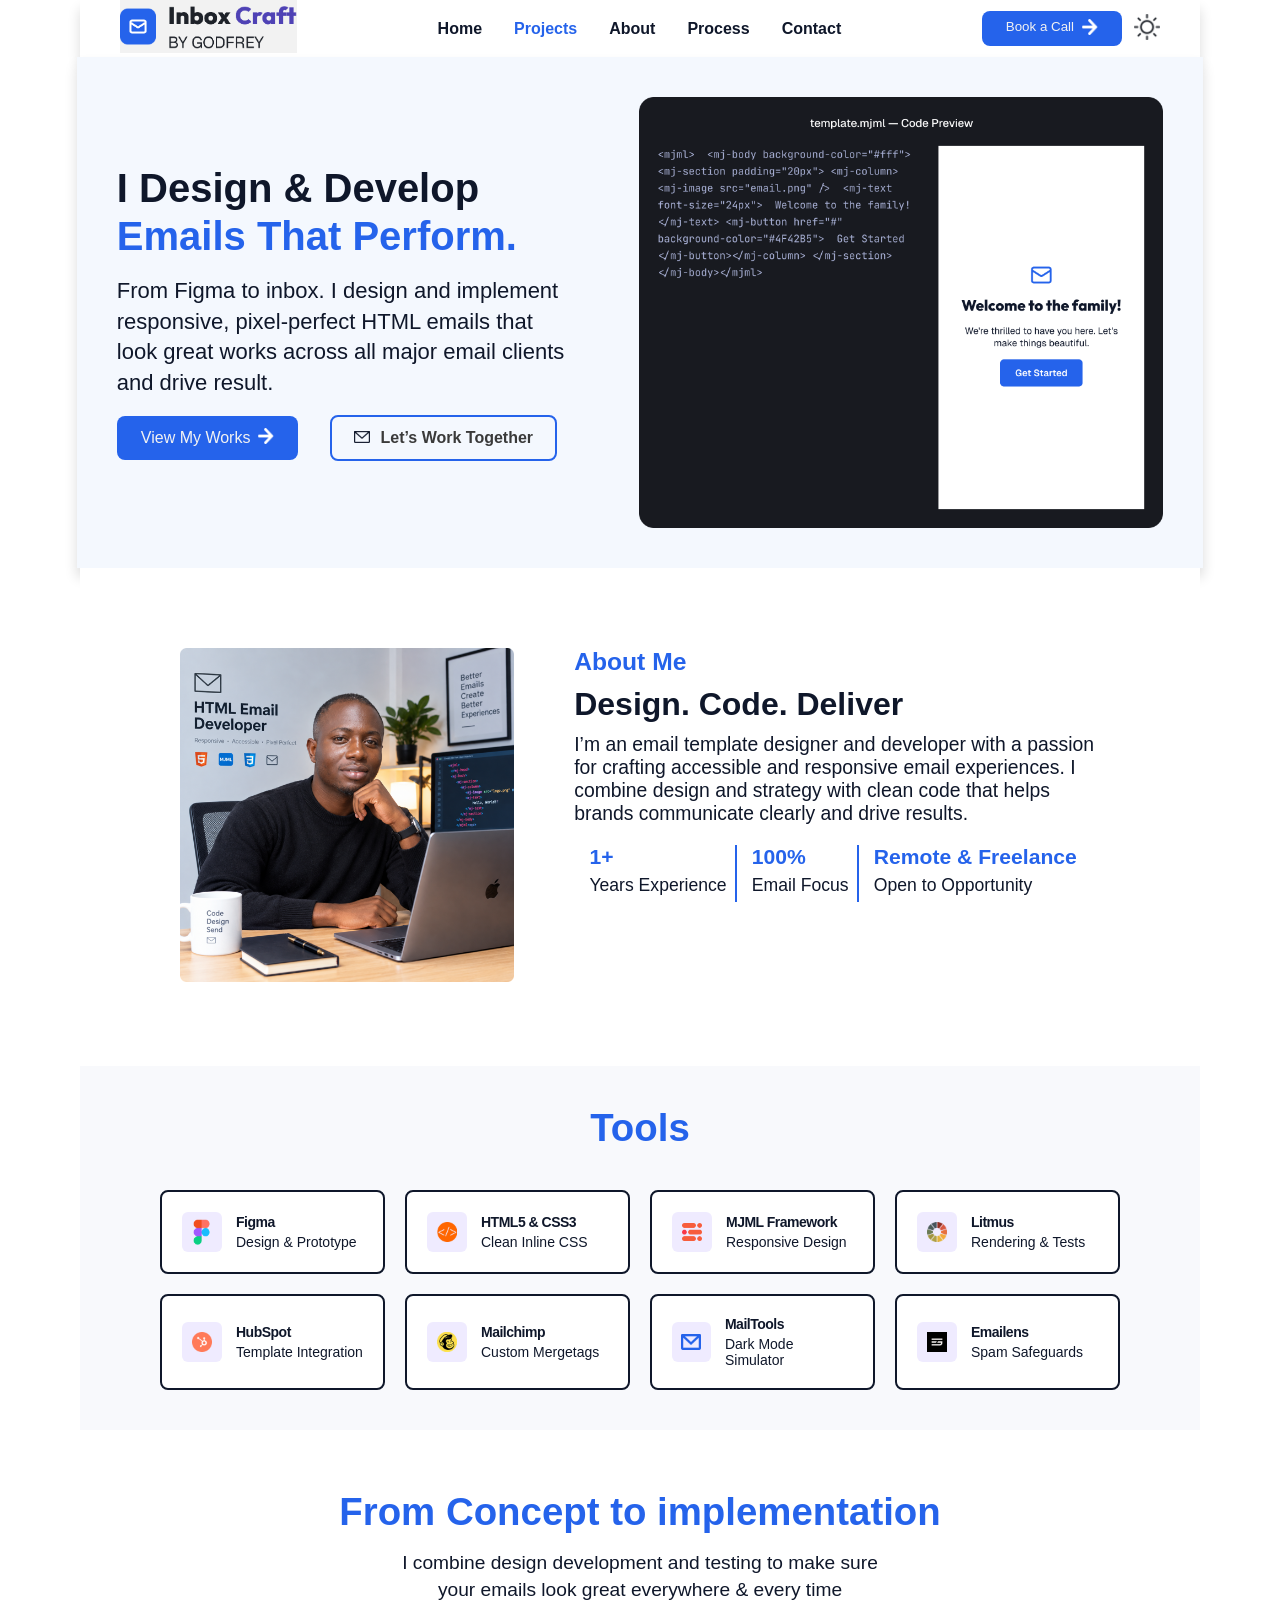
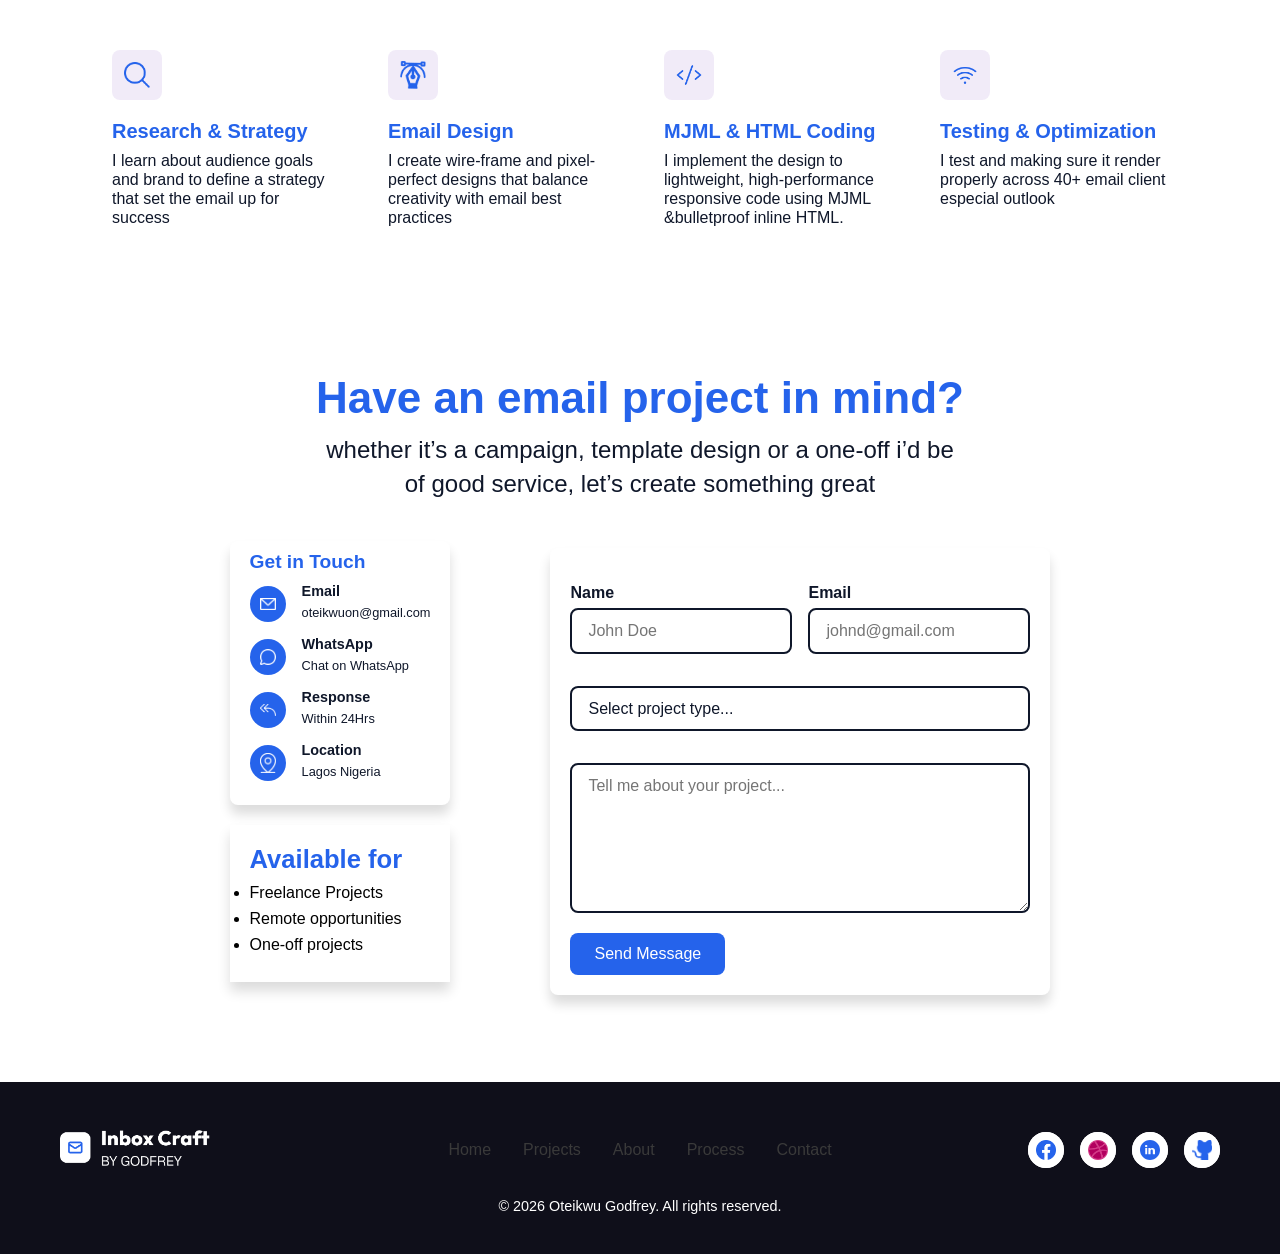
<file: index.html>
<!DOCTYPE html>
<html lang="en">
<head>
    <meta charset="UTF-8">
    <meta name="viewport" content="width=device-width, initial-scale=1.0">
    <link rel="stylesheet" href="styles.css">
    <title>My Portfolio</title>
</head>
<body>

<!-- Navigation Bar -->
<header>
    <!-- Desktop Navigation -->
    <nav class="nav-bar">
        <div class="nav-logo">
            <a href="Home">
                <img src="/assets/Logo.png" alt="Company Logo" title="Company Logo">
            </a>
        </div>

        <div class="nav-links">
            <ul>
                <li><a href="#Home">Home</a></li>
                <li class="highlight-item"><a href="./projects/projects.html" class="projects-link">Projects</a></li>
                <li><a href="#About">About</a></li>
                <li><a href="#Process">Process</a></li>
                <li><a href="#Contact">Contact</a></li>
            </ul>
        </div>

        <div class="nav-buttons">
            <button class="call-btn" type="button">
                <span>Book a Call</span>
                <span class="icon-wrap">
                    <img src="/assets/arrow.png" alt="" width="16">
                </span>
            </button>
            <button class="change-bg-mode" id="theme-icon" aria-label="Toggle Theme" type="button">
                <img id="theme-icon-desktop" class="dark-theme"
                src="/assets/dark.png" alt="Dark theme icon">
            </button>
        </div>
    </nav>

    <!-- Mobile Navigation -->
    <nav class="mobile-nav" aria-label="Mobile Navigation">
        <div class="mobile-logo">
            <a href="#Home">
                <img src="/assets/Logo.png" alt="Company Logo">
            </a>
        </div>
        
        <button class="mobile-menu-btn" id="open-menu" aria-label="Open Navigation Menu" type="button">
            <img src="/assets/menu-icon.png" alt="Menu Icon">
        </button>

        <!-- Mobile Slide-out Panel -->
        <div class="mobile-panel" id="mobile-panel">
            <div class="panel-header">
                <button class="close-btn" id="close-menu" aria-label="Close Navigation Menu" type="button" width="20">
                    <img src="/assets/close-icon.png" alt="Close Icon" class="close-icon" width="30">
                </button>
                <button class="change-bg-mode" id="theme-toggle-mobile" aria-label="Toggle Theme" type="button">
                    <img id="theme-icon-mobile" src="/assets/dark.png" alt="Dark theme icon" class="dark-theme">
                </button>
            </div>

            <!-- Added navigation links for mobile view -->
            <ul class="mobile-nav-links">
                <li><a href="#Home">Home</a></li>
                <li><a href="./projects/projects.html">Projects</a></li>
                <li><a href="#About">About</a></li>
                <li><a href="#Process">Process</a></li>
                <li><a href="#Contact">Contact</a></li>
            </ul>
        </div>
    </nav>
</header>
    <!-- Hero Section -->
     <section class="hero-section" id="Home">
        <div class="hero-content">
            <h1 class="hero-title">I design & develop <br>
                <span class="hero-subtitle">emails that perform.</span>
            </h1>

            <p class="hero-paragraph">
                From Figma to inbox. I design and implement responsive, pixel-perfect HTML emails that look great works across all major
                email clients and drive result.
            </p>

            <div class="hero-buttons">
                <a href="/projects/projects.html" class="view-work">
                    <span>View My Works</span>
                    <span class="icon-wrap">
                        <img src="/assets/arrow.png" alt="arrow icon" width="16">
                    </span>
                </a>
                <a href="mailto:oteikwuon@gmail.com" class="chat-btn-link">
                <button class="chat-btn">
                <span class="icon-wrap">
                    <img src="/assets/email-icon.png" alt="arrow icon" 
                    width="16" class="mail-icon">
                </span>
                <span>Let’s Work Together</span>
                </button>
                </a>
            </div>
        </div>

    <div class="hero-image">
        <img src="/assets/Hero-image.png" alt="Hero image" class="desktop-hero">
        <img src="/assets/Mobile-hero.png" alt="Hero image" class="mobile-hero">
    </div>
     </section>

     <!-- About Section -->
    <section class="about-section" id="About">
        <div class="about-img">
            <img src="/assets/about-image.png" alt="about image">
        </div>
    
        <div class="about-content">
            <p class="about-me">About Me</p>
            <h2 class="about-work">Design. Code. Deliver</h2>
            <p class="about-content">
                I’m an email template designer and developer with a passion for crafting accessible and responsive email
                experiences. I
                combine design and strategy with clean code that helps brands communicate clearly and drive results.
            </p>
            <div class="experience">
                <div class="exp1">
                    <p class="year">1+</p>
                    <p class="year-content">Years Experience</p>
                </div>
                <div class="exp1">
                    <p class="year">100%</p>
                    <p class="year-content">Email Focus</p>
                </div>
                <div class="exp1">
                    <p class="year">Remote & Freelance</p>
                    <p class="year-content">Open to Opportunity</p>
                </div>
            </div>
        </div>
    </section>
    
    <!-- Tools Section -->
    <section class="tools-section" id="Tools">
        <h3 class="tools-section-text">Tools</h3>
        <div class="tools-container">
    
            <div class="tech-card">
                <div class="icon-box">
                    <img src="/assets/Figma.png" alt="Figma Icon" width="18" title="Figma Icon">
                </div>
                <div class="card-content">
                    <h2>Figma</h2>
                    <p>Design & Prototype</p>
                </div>
            </div>
    
            <div class="tech-card">
                <div class="icon-box">
                    <img src="/assets/HTML-CSS.png" alt="HTML5 & CSS3 Icon" width="20" title="HTML5 & CSS3 Icon">
                </div>
                <div class="card-content">
                    <h2>HTML5 & CSS3</h2>
                    <p>Clean Inline CSS</p>
                </div>
            </div>
    
            <div class="tech-card">
                <div class="icon-box">
                    <img src="/assets/MJML.png" alt="MJML Icon" width="20" title="MJML Icon">
                </div>
    
                <div class="card-content">
                    <h2>MJML Framework</h2>
                    <p>Responsive Design</p>
                </div>
            </div>
    
            <div class="tech-card">
                <div class="icon-box">
                    <img src="/assets/Litmus.png" alt="Litmus Icon" width="20" title="Litmus Icon">
                </div>
                <div class="card-content">
                    <h2>Litmus</h2>
                    <p>Rendering & Tests</p>
                </div>
            </div>
    
            <div class="tech-card">
                <div class="icon-box">
                    <img src="/assets/hubspot.png" alt="HubSpot Icon" width="20" title="HubSpot Icon">
                </div>
                <div class="card-content">
                    <h2>HubSpot</h2>
                    <p>Template Integration</p>
                </div>
            </div>
    
            <div class="tech-card">
                <div class="icon-box">
                    <img src="/assets/mailchimp.png" alt="Mailchimp Icon" width="20" title="Mailchimp Icon">
                </div>
                <div class="card-content">
                    <h2>Mailchimp</h2>
                    <p>Custom Mergetags</p>
                </div>
            </div>
    
            <div class="tech-card">
                <div class="icon-box">
                    <img src="/assets/Mail-tool.png" alt="mail tool icon" width="20" title="mail tool icon">
                </div>
                <div class="card-content">
                    <h2>MailTools</h2>
                    <p>Dark Mode Simulator</p>
                </div>
            </div>
    
            <div class="tech-card">
                <div class="icon-box">
                    <img src="/assets/emailens.png" alt="emailens icon" width="20" title="emailens icon">
                </div>
                <div class="card-content">
                    <h2>Emailens</h2>
                    <p>Spam Safeguards</p>
                </div>
            </div>
    
        </div>
    </section>
    
    <!-- MY process -->
    <section class="process-section" id="Process">
        <h3 class="process-section-heading">
            From Concept to implementation</h3>
        <p class="process-section-text">
            I combine design development and testing to make sure <br>
            your emails look great everywhere & every time
        </p>
    
        <div class="process-container">
            <div class="process-card">
                <div class="icon-card">
                    <img src="/assets/search-icon.png" alt="search icon" width="26">
                </div>
                <div class="content-card">
                    <h4>Research & Strategy</h4>
                    <p>
                        I learn about audience goals and brand to define a strategy that set the email up for success
                    </p>
                </div>
            </div>
    
            <div class="process-card">
                <div class="icon-card">
                    <img src="/assets/design-icon.png" alt="design icon" width="26">
                </div>
                <div class="content-card">
                    <h4>Email Design</h4>
                    <p>
                        I create wire-frame and pixel-perfect designs that balance creativity with email best practices
                    </p>
                </div>
            </div>
    
            <div class="process-card">
                <div class="icon-card">
                    <img src="/assets/implement.png" alt="search icon" width="26">
                </div>
                <div class="content-card">
                    <h4>MJML & HTML Coding</h4>
                    <p>
                        I implement the design to lightweight, high-performance responsive code using MJML &bulletproof
                        inline HTML.
                    </p>
                </div>
            </div>
    
            <div class="process-card">
                <div class="icon-card">
                    <img src="/assets/optimise.png" alt="search icon" width="26">
                </div>
                <div class="content-card">
                    <h4>Testing & Optimization</h4>
                    <p>
                        I test and making sure it render properly
                        across 40+ email client especial outlook
                    </p>
                </div>
            </div>
        </div>
    </section>
    
    <!-- Contact Section -->
    <section class="contact-section" id="Contact">
        <h4 class="contact-heading">Have an email project in mind?</h4>
        <p class="contact-text">whether it’s a campaign, template
            design or a one-off i’d be <br> of good service, let’s create
            something great
        </p>
    
    
        <div class="contact-container">
            <div class="get-touch-section">
                <div class="get-touch-container">
                    <div class="get-touch-content">
                        <h5 class="get-touch-heading">Get in Touch</h5>
                        <div class="touch-icon-wrapper">
                            <a href="mailto:oteikwuon@gmail.com" class="touch-mail" target="_blank">
                                <div class="touch-img">
                                    <img src="assets/get-touch-mail.png" alt="Email Icon" width="16">
                                </div>
                                <div class="touch-content">
                                    <h6>Email</h6>
                                    <p>oteikwuon@gmail.com</p>
                                </div>
                            </a>
                        </div>
    
                        <div class="touch-icon-wrapper">
                            <a href="https://wa.me/2347038617770?text=Hi%20I%20want%20to%20hire%20you" class="touch-mail"
                                target="_blank">
                                <div class="touch-img">
                                    <img src="assets/chat-icon.png" alt="Email Icon" width="16">
                                </div>
                                <div class="touch-content">
                                    <h6>WhatsApp</h6>
                                    <p>Chat on WhatsApp </p>
                                </div>
                            </a>
                        </div>
    
                        <div class="touch-icon-wrapper">
                            <a class="touch-mail">
                                <div class="touch-img">
                                    <img src="/assets/response-icon.png" alt="Email Icon" width="16">
                                </div>
                                <div class="touch-content">
                                    <h6>Response</h6>
                                    <p>Within 24Hrs</p>
                                </div>
                            </a>
                        </div>
    
                        <div class="touch-icon-wrapper">
                            <a class="touch-mail">
                                <div class="touch-img">
                                    <img src="/assets/location.png" alt="Email Icon" width="16">
                                </div>
                                <div class="touch-content">
                                    <h6>Location</h6>
                                    <p>Lagos Nigeria</p>
                                </div>
                            </a>
                        </div>
                    </div>
    
                </div>
    
                <div class="available-section">
                    <p>Available for</p>
                    <ul>
                        <li>Freelance Projects</li>
                        <li>Remote opportunities</li>
                        <li>One-off projects</li>
                    </ul>
                </div>
            </div>
            <!-- Form Section -->
            <div class="contact-form-container">
                <form action="https://formspree.io/f/xnpjnvoa" method="POST">
                    <div class="input-container">
                        <div class="input-field">
                            <label for="names" class="form-label" id="name-input">Name</label>
                            <input type="text" name="Name" id="names" placeholder="John Doe"> <br>
                        </div>
                        <div class="input-field">
                            <label for="email" class="form-label" id="email-input">Email</label>
                            <input type="email" name="email" id="email" placeholder="johnd@gmail.com" required>
                        </div>
                    </div>
    
                    <div class="dropdown-container">
                        <select id="project-type" name="projectType" class="custom-dropdown">
                            <option value="disabled selected">Select project type...</option>
                            <option value="email-template">Email template</option>
                            <option value="newsletter">Newsletter</option>
                            <option value="email-campaign">Email campaign</option>
                            <option value="mjml-development">MJML development</option>
                            <option value="html-email-development">HTML email development</option>
                            <option value="other">Other</option>
                        </select>
                    </div>
                    <textarea name="message" placeholder="Tell me about your project..." required
                        class="text-area"></textarea>
                    <div class="btn-container">
                        <button type="submit" class="custom-button">Send Message</button>
                    </div>
                </form>
            </div>
        </div>
    </section>
    
    <footer class="footer">
        <div class="footer-container">
            <div class="footer-logo">
                <a href="#Home">
                    <img src="/assets/footer-logo.png" alt="logo image" title="logo image" width="150px">
                </a>
            </div>
            <div class="footer-links">
                <ul>
                    <li><a href="#Home">Home</a></li>
                    <li><a href="#Projects">Projects</a></li>
                    <li><a href="#About">About</a></li>
                    <li><a href="#Process">Process</a></li>
                    <li><a href="#Contact">Contact</a></li>
                </ul>
            </div>
            <div class="footer-social-icon">
                <div class="icon">
                    <a href="https://facebook.com" target="_blank" rel="noopener noreferrer" class="social-icon">
                        <img src="/assets/footer-fb.png" alt="facebook icon" width="20">
                    </a>
                </div>
    
                <div class="icon">
                    <a href="https://behance.net" target="_blank" rel="noopener noreferrer" class="social-icon">
                        <img src="/assets/behance-icon.png" alt="behance icon" width="20">
                    </a>
                </div>
    
                <div class="icon">
                    <a href="https://linkedin.com" target="_blank" rel="noopener noreferrer" class="social-icon">
                        <img src="/assets/linkedin-round-svgrepo-com (1).svg" alt="linkedin icon" width="20">
                    </a>
                </div>
    
                <div class="icon">
                    <a href="https://github.com" target="_blank" rel="noopener noreferrer" class="social-icon">
                        <img src="/assets/git-hub.png" alt="github icon" width="20">
                    </a>
                </div>
            </div>
        </div>
        <p class="footer-copyright">
            &copy; 2026 Oteikwu Godfrey. All rights reserved.
        </p>
    </footer>
    <script src="scrpt.js"></script>
</body>
</html>
</file>
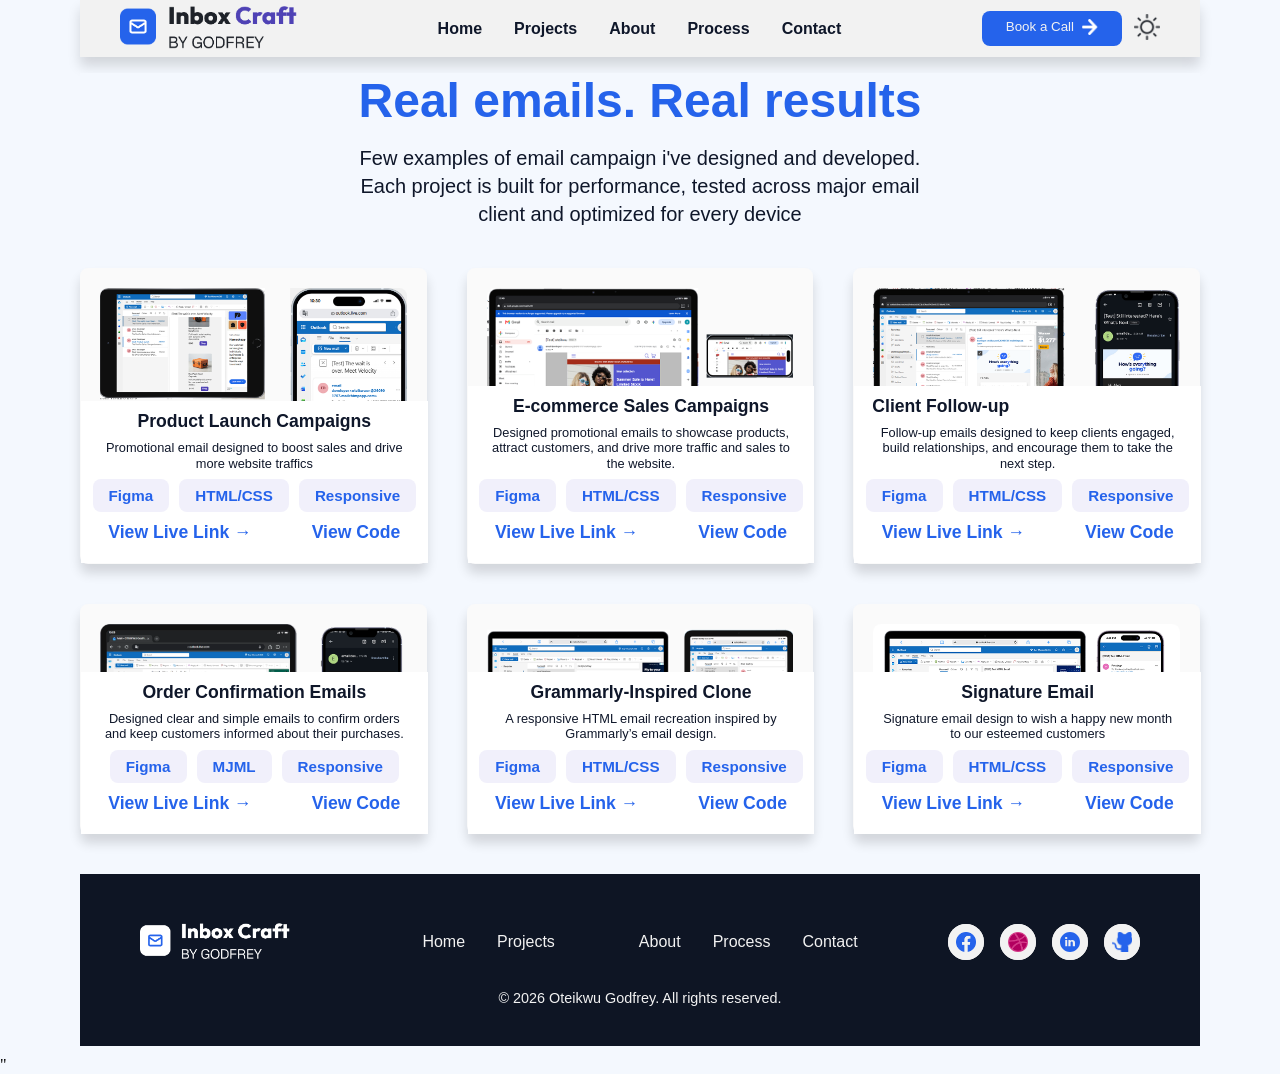
<file: projects/projects.html>
<!DOCTYPE html>
<html lang="en">
<head>
    <meta charset="UTF-8">
    <meta name="viewport" content="width=device-width, initial-scale=1.0">
    <link rel="stylesheet" href="/projects/projects.css">
    <title>Document</title>
</head>
<body>
    <!-- Navigation Bar -->
<header>
    <!-- Desktop Navigation -->
    <nav class="nav-bar">
        <div class="nav-logo">
            <a href="Home">
                <img src="/assets/Logo.png" alt="Company Logo" title="Company Logo">
            </a>
        </div>

        <div class="nav-links">
            <ul>
                <li><a href="../index.html#home">Home</a></li>
                <li class="highlight-item"><a href="#" class="projects-link">Projects</a></li>
                <li><a href="../index.html#About">About</a></li>
                <li><a href="../index.html#Process">Process</a></li>
                <li><a href="../index.html#Contact">Contact</a></li>
            </ul>
        </div>

        <div class="nav-buttons">
            <button class="call-btn" type="button">
                <span>Book a Call</span>
                <span class="icon-wrap">
                    <img src="/assets/arrow.png" alt="" width="16">
                </span>
            </button>
            <button class="change-bg-mode" id="theme-icon" aria-label="Toggle Theme" type="button">
                <img id="theme-icon-desktop" src="/assets/dark.png" alt="Dark theme icon" width="26">
            </button>
        </div>
    </nav>

    <!-- Mobile Navigation -->
    <nav class="mobile-nav" aria-label="Mobile Navigation">
        <div class="mobile-logo">
            <a href="#Home">
                <img src="/assets/Logo.png" alt="Company Logo">
            </a>
        </div>

        <button class="mobile-menu-btn" id="open-menu" aria-label="Open Navigation Menu" type="button">
            <img src="/assets/menu-icon.png" alt="Menu Icon">
        </button>

        <!-- Mobile Slide-out Panel -->
        <div class="mobile-panel" id="mobile-panel">
            <div class="panel-header">
                <button class="close-btn" id="close-menu" aria-label="Close Navigation Menu" type="button">
                    <img src="/assets/close-icon.png" alt="Close Icon" class="close-icon" width="30">
                </button>
                <button class="change-bg-mode" id="theme-toggle-mobile" aria-label="Toggle Theme" type="button">
                    <img id="theme-icon-mobile" src="/assets/dark.png" alt="Dark theme icon" class="dark-theme">
                </button>
            </div>

            <!-- Added navigation links for mobile view -->
            <ul class="mobile-nav-links">
                <li><a href="#Home">Home</a></li>
                <li><a href="./projects/projects.html">Projects</a></li>
                <li><a href="#About">About</a></li>
                <li><a href="#Process">Process</a></li>
                <li><a href="#Contact">Contact</a></li>
            </ul>
        </div>
    </nav>
</header>

    <main class="project-container">
        <h1 class="project-heading">
            Real emails. Real results
        </h1>

        <p class="project-text">
            Few examples of email campaign i've designed and developed. Each project is built for performance, tested across major
            email client and optimized for every device
        </p>

        <div class="project-section">
        <div class="project-card">
            <!-- Project Image Preview -->
            <div class="project-image">
                <img src="/assets/project1.png" alt="E-commerce Sales Campaigns Preview"
                width="167">
            </div>
        
            <!-- Project Information -->
            <div class="project-content">
                <h3 class="project-title">Product Launch Campaigns</h3>
                <p class="project-description">
                    Promotional email designed to boost sales and drive more website traffics
                </p>
        
                <!-- Tech Stack Tags -->
                <div class="project-tags">
                    <span class="tag">Figma</span>
                    <span class="tag">HTML/CSS</span>
                    <span class="tag">Responsive</span>
                </div>
        
                <!-- Action Links -->
                <div class="project-links">
                    <a href="https://oteikwu1.github.io/product-launch/" class="live-link">View Live Link &rarr;</a>
                    <a href="https://github.com/oteikwu1/product-launch" class="code-link">View Code</a>
                </div>
            </div>
        </div>

        <div class="project-card">
            <!-- Project Image Preview -->
            <div class="project-image">
                <img src="/assets/project2.png" alt="E-commerce Sales Campaigns Preview" width="167">
            </div>
        
            <!-- Project Information -->
            <div class="project-content">
                <h3 class="project-title">E-commerce Sales Campaigns</h3>
                <p class="project-description">
                Designed promotional emails to showcase products, attract customers, and drive  more traffic and sales to the website.
                </p>
        
                <!-- Tech Stack Tags -->
                <div class="project-tags">
                    <span class="tag">Figma</span>
                    <span class="tag">HTML/CSS</span>
                    <span class="tag">Responsive</span>
                </div>
        
                <!-- Action Links -->
                <div class="project-links">
                    <a href="https://oteikwu1.github.io/e-commerce-email/" class="live-link">View Live Link &rarr;</a>
                    <a href="https://github.com/oteikwu1/e-commerce-email" class="code-link">View Code</a>
                </div>
            </div>
        </div>

        <div class="project-card">
            <!-- Project Image Preview -->
            <div class="project-image">
                <img src="/assets/project3.png" alt="E-commerce Sales Campaigns Preview" width="167">
            </div>
        
            <!-- Project Information -->
            <div class="project-content">
                <h3 class="project-title"
                style="text-align: left; margin: 0 18px;">Client Follow-up</h3>
                <p class="project-description">
                Follow-up emails designed to keep clients engaged, build relationships, and encourage them to take the next step.
                </p>
        
                <!-- Tech Stack Tags -->
                <div class="project-tags">
                    <span class="tag">Figma</span>
                    <span class="tag">HTML/CSS</span>
                    <span class="tag">Responsive</span>
                </div>
        
                <!-- Action Links -->
                <div class="project-links">
                    <a href="https://oteikwu1.github.io/follow-up/" class="live-link">View Live Link &rarr;</a>
                    <a href="https://github.com/oteikwu1/follow-up"
                    class="code-link">View Code</a>
                </div>
            </div>
        </div>

        <div class="project-card">
            <!-- Project Image Preview -->
            <div class="project-image">
                <img src="/assets/project4.png" alt="E-commerce Sales Campaigns Preview" width="167">
            </div>
        
            <!-- Project Information -->
            <div class="project-content">
                <h3 class="project-title">Order Confirmation Emails</h3>
                <p class="project-description">
                Designed clear and simple emails to confirm orders and keep customers informed about their purchases.
                </p>
        
                <!-- Tech Stack Tags -->
                <div class="project-tags">
                    <span class="tag">Figma</span>
                    <span class="tag">MJML</span>
                    <span class="tag">Responsive</span>
                </div>
        
                <!-- Action Links -->
                <div class="project-links">
                    <a href="https://oteikwu1.github.io/order-confirmation/" class="live-link">View Live Link &rarr;</a>
                    <a href="https://github.com/oteikwu1/order-confirmation" class="code-link">View Code</a>
                </div>
            </div>
        </div>

        <div class="project-card">
            <!-- Project Image Preview -->
            <div class="project-image">
                <img src="/assets/project5.png" alt="E-commerce Sales Campaigns Preview" width="167">
            </div>
        
            <!-- Project Information -->
            <div class="project-content">
                <h3 class="project-title">Grammarly-Inspired Clone</h3>
                <p class="project-description">
                    A responsive HTML email recreation inspired by Grammarly’s email design.
                </p>
        
                <!-- Tech Stack Tags -->
                <div class="project-tags">
                    <span class="tag">Figma</span>
                    <span class="tag">HTML/CSS</span>
                    <span class="tag">Responsive</span>
                </div>
        
                <!-- Action Links -->
                <div class="project-links">
                    <a href="#" class="live-link">View Live Link &rarr;</a>
                    <a href="#" class="code-link">View Code</a>
                </div>
            </div>
        </div>

            <div class="project-card">
                <!-- Project Image Preview -->
                <div class="project-image">
                    <img src="/assets/project6.png" alt="E-commerce Sales Campaigns Preview" width="167">
                </div>
            
                <!-- Project Information -->
                <div class="project-content">
                    <h3 class="project-title">Signature Email</h3>
                    <p class="project-description">
                            Signature email design to wish a happy new month
                            to our esteemed customers
                    </p>
            
                    <!-- Tech Stack Tags -->
                    <div class="project-tags">
                        <span class="tag">Figma</span>
                        <span class="tag">HTML/CSS</span>
                        <span class="tag">Responsive</span>
                    </div>
            
                    <!-- Action Links -->
                    <div class="project-links">
                        <a href=" https://oteikwu1.github.io/signature-email/" class="live-link">View Live Link &rarr;</a>
                        <a href="https://github.com/oteikwu1/signature-email" class="code-link">View Code</a>
                    </div>
                </div>
            </div>

        </div>
        <footer class="footer">
            <div class="footer-container">
                <div class="footer-logo">
                    <a href="#Home">
                        <img src="/assets/footer-logo.png" alt="logo image" title="logo image" width="150px">
                    </a>
                </div>
                <div class="footer-links">
                    <ul>
                        <li><a href="#Home">Home</a></li>
                        <li><a href="#Projects">Projects</anch></li>
                        <li><a href="#About">About</a></li>
                        <li><a href="#Process">Process</a></li>
                        <li><a href="#Contact">Contact</a></li>
                    </ul>
                </div>
                <div class="footer-social-icon">
                    <div class="icon">
                        <a href="https://facebook.com" target="_blank" rel="noopener noreferrer" class="social-icon">
                            <img src="/assets/footer-fb.png" alt="facebook icon" width="20">
                        </a>
                    </div>
        
                    <div class="icon">
                        <a href="https://behance.net" target="_blank" rel="noopener noreferrer" class="social-icon">
                            <img src="/assets/behance-icon.png" alt="behance icon" width="20">
                        </a>
                    </div>
        
                    <div class="icon">
                        <a href="https://linkedin.com" target="_blank" rel="noopener noreferrer" class="social-icon">
                            <img src="/assets/linkedin-round-svgrepo-com (1).svg" alt="linkedin icon" width="20">
                        </a>
                    </div>
        
                    <div class="icon">
                        <a href="https://github.com" target="_blank" rel="noopener noreferrer" class="social-icon">
                            <img src="/assets/git-hub.png" alt="github icon" width="20">
                        </a>
                    </div>
                </div>
            </div>
            <p class="footer-copyright">
                &copy; 2026 Oteikwu Godfrey. All rights reserved.
            </p>
        </footer>
    </main>

    <script src="/projects/project.js"></script>
</body>
</html>"
</file>
<file: styles.css>
* {
    margin: 0;
    padding: 0;
    box-sizing: border-box;
}

:root {
    --bg-color: #F4F8FE;
    --body-bg-color: #ffffff;
    --nav-bg-color: #fff;
    --button-color: #f2f2f2;
    --primary-color: #2563EB;
    --main-font: "Outfit", sans-serif;
    --text-color: #0F172A;
    --nav-text-color: #3a3a3a;
    --hero-bg-color: #ffffff;
    --shadow: 0px 9px 12px 0px rgba(0, 0, 0, 0.14);
    --tool-section-bg-color: #F8F9FC;
    --tool-section-icon-color: #EFEBFF;
    --process-section-bg-color: #7242B51A;
    --footer-bg-color: #0f0f1a;
    --dark-mode-bg-color: #3a3a3a;
    --dark-mode-text: #EFEBFF;
    --logo-bg-color: #f2f2f2;
}

html, body {
  width: 100%;
  max-width: 1440px;
  background-color: var(--bg-color);
  overflow-x: hidden;
  background-color: var(--body-bg-color);
}

body.dark-mode {
    background-color: #1a1a2e;
    color: var(--dark-mode-text);
    --nav-bg-color: #0E1524;
    --text-color: #f5f5f5f;
    --hero-bg-color: #16213e;
    --tool-section-bg-color: #0E1524;
     --bg-color: #0E1524;  
    --button-color: #f2f2f2;
    --dark-mode-bg-color: #f2f2f2;
     --hero-bg-color:#0E1524;
    --text-color: #b8b8b8;
    ----nav-text-color: #ffffff;
    .mail-icon {
        filter: invert(1) brightness(2);
    }
}

.nav-bar {
    display: flex;
    justify-content: space-between;
    align-items: center;
    background-color: var(--nav-bg-color);
    box-shadow: var(--shadow);
    margin: 0 80px;
    padding: 0 40px;
}

.nav-links ul {
    display: flex;
    list-style: none;
    gap: 2em;
}

.nav-links li {
    list-style: none;  
}

.nav-links ul a {
    text-decoration: none;
    font-family: var(--main-font);
    font-size: 1em;
    color: var(--text-color);
    font-weight: 600;
    &:hover {
        color: var(--primary-color);
        text-decoration: underline;
    }
}

.panel-header {
    display: flex;
    justify-content: space-between;
}

.mobile-menu-btn {
    border: none;
}

.close-icon, .dark-theme {
  width: 40px;
  height: 40px;
  object-fit: contain;
}

.close-btn, .change-bg-mode {
  border: none;
  background-color: transparent;
}

.mobile-nav-links{
    padding: 60px 0;
}

.mobile-nav-links li {
    list-style: none; 
    margin: 40px auto;
    text-align: center;
}

.mobile-nav-links a {
    font-family: var(--main-font);
    color: var(--text-color);
    font-size: 2em;
    text-decoration: none;
}

.mobile-panel {
  position: fixed;
  top: 0;
  right: -100%; 
  width: 100%;
  height: 100vh;
  background-color: var(--nav-bg-color, #ffffff);
  box-shadow: -2px 0 10px rgba(0, 0, 0, 0.2);
  transition: right 0.3s ease-in-out;
  z-index: 1000;
  padding: 20px;
}

.mobile-panel.active {
  right: 0;
}

.mobile-nav {
    display: none;
}

html {
    scroll-behavior: smooth;
}

@keyframes attentionPulse {

    0%,
    100% {
        transform: scale(1);
    }

    50% {
        transform: scale(1.08);
        color: var(--primary-color);   
    }
}

.nav-links ul li.highlight-item a {
    animation: attentionPulse 2s infinite ease-in-out;
    display: inline-block;
    color: var(--primary-color);
    font-weight: 700;
}

.nav-links ul a:active,
.nav-links ul a.active {
    color: var(--primary-color);
    text-decoration: underline;
}

.nav-logo img {
    width: 100%;
    max-width: 177px;
    background-color: var(--logo-bg-color);
}

.nav-buttons {
    display: flex;
    align-items: center;
    gap: 12px;
    cursor: pointer;
}

.call-btn,
.view-work {
  background-color: var(--primary-color);
  border: none;
  border-radius: 8px;
  padding: 8px 24px;
  color: var(--button-color);
  cursor: pointer;
  display: flex;
  gap: 8px;
}

.call-btn:hover .icon-wrap {
    transform: translateX(4px);
    transition: transform 0.2s ease;
}

.change-bg-mode {
    background-color: transparent;
    border: none;
}

#theme-icon >img {
    width: 26px;
}

.hero-section {
    display: flex;
    justify-content: space-between;
    align-items: center;
    gap: 60px;
    margin: 0 auto;
    padding:  40px;
    width: 88%;
    max-width: 1440px;
    background-color: var(--bg-color);
    box-shadow: var(--shadow);
    box-sizing: border-box;
}

.hero-image  img {
    flex:  1 650px;
    max-width: 650px;
    width: 100%;
}

.hero-image .desktop-hero {
    display: block;
    width: 100%;
    height: auto;
    max-width: 100%;
}

.mobile-hero {
    display: none;
}

.hero-title {
    font-family: var(--main-font);
    text-transform: capitalize;
    font-size: 40px;
    line-height: 1.2;
    color: var(--text-color);
}

.hero-subtitle {
    color: var(--primary-color);
    font-family: var(--text-color);
    text-transform: capitalize;
    font-size: 40px;
}

.hero-paragraph {
    color: var(--text-color);
    font-family: var(--main-font);
    font-size: 22px;
    margin: 16px 0;
    line-height: 1.4;
}

.mobile-hero {
    display: none;
}

.hero-buttons {
    display: flex;
    align-items: center;
    gap: 32px;
}

.view-work {
    padding: 12px 24px;
    font-size: 1em;
    font-weight: 500;
    display: flex;
    align-items: center;
    text-decoration: none;
    font-family: var(--main-font);
}

.chat-btn {
    border: 2px solid var(--primary-color);
    padding: 12px 22px;
    font-size: 1em;
    font-family: var(--main-font);
    font-weight: 500;
    text-decoration: none;
    display: flex;
    gap: 10px;
    align-items: center;
    background-color: transparent;
    color: var(--dark-mode-bg-color);
    font-weight: 600;
    cursor: pointer;
    border-radius: 8px;
}

.chat-btn-link {
    text-decoration: none;
    color: inherit;
    display: inline-block;
}

.about-section {
    display: flex;
    justify-content: center;
    gap: 60px;
    background-color: var(--hero-bg-color);
    margin: 0 80px;
    padding: 80px 100px;
}

.about-me {
    color: var(--primary-color);
    font-family: var(--main-font);
    font-size: 1.4em;
    font-weight: 600;
}

.about-img img {
    width: 100%;
    max-width: 100%
}

.about-work {
    color: var(--text-color);
    font-size: 32px;
    font-family: var(--main-font);
    padding: 10px 0;
}

.about-content {
    font-family: var(--main-font);
    font-size: 1.1em;
    color: var(--text-color);
}

.experience {
    margin: 20px 0;
    display: flex;
    align-items: center;
    justify-content: space-evenly;
}

.exp1 {
    border-right: 2px solid var(--primary-color);
    padding-right: 8px;
}

.experience .exp1:last-child{
    border-right: none;
}
.year {
    color: var(--primary-color);
    font-size: 1.2em;
    font-weight: 600;
}

.year-content {
    font-size: 1em;
    color: var(--text-color);
    font-family: var(--main-font);
    margin: 6px 0;
}

.tools-section {
    background-color: var(--tool-section-bg-color);
    margin: 0 80px;
    padding: 40px 0;
}

.tools-section-text {
    text-align: center;
    color: var(--primary-color);
    font-family: var(--main-font);
    font-size: 2.4em;
    margin-bottom: 40px;
}

.tools-container {
    display: grid;
    grid-template-columns: repeat(4, 1fr);
    gap: 20px;
    margin: 0 80px; 
}

.tech-card {
    display: flex;
    align-items: center;
    gap: 14px;
    max-width: 230px;
    padding: 20px;
    background-color: var(--hero-bg-color);
    border: 2px solid var(--text-color);
    border-radius: 8px;
    font-family: var(--main-font);
}

.icon-box {
    display: flex;
    align-items: center;
    justify-content: center;
    width: 40px;
    height: 40px;
    background-color: var(--tool-section-icon-color);
    border-radius: 6px;
}


.card-content h2 {
    margin: 0 0 4px 0;
    font-size: 14px;
    font-weight: 600;
    color: var(--text-color);
    letter-spacing: -0.5px;
}

.card-content p {
    margin: 0;
    font-size: 14px;
    color: var(--text-color);
}

.process-section {
    margin: 0 80px;
    background-color: var(--hero-bg-color);
    padding: 60px 20px;
}

.process-section-heading {
    text-align: center;
    color: var(--primary-color);
    font-family: var(--main-font);
    font-size: 2.4em;
    margin-bottom: 16px;
}

.process-section-text {
    text-align: center;
    color: var(--text-color);
    font-family: var(--main-font);
    font-size: 1.2em;
    line-height: 1.4;
}

.process-container {
    display: grid;
    grid-template-columns: repeat(4, 1fr);
    gap: 24px;
    margin: 20px auto;
}

.process-card {
    background-color: var(--nav-bg-color);
    border-radius: 8px;
    padding: 26px 12px;
}

.icon-card {
    height: 50px;
    width: 50px;
    background-color: var(--process-section-bg-color);
    display: flex;
    justify-content: center;
    align-items: center;
    border-radius: 8px;
    margin-bottom: 20px;
}

.content-card h4 {
    color: var(--primary-color);
    font-size: 20px;
    font-family: var(--main-font);
}

.content-card p {
    font-size: 1em;
    color: var(--text-color);
    line-height: 1.2;
    font-family: var(--main-font);
    margin-top: 8px;
}

.contact-section {
    background-color: var(--hero-bg-color);
    margin: 0 80px;
    padding: 40px 0;
}

.contact-heading{
    text-align: center;
    color: var(--primary-color);
    font-size: 2.75em;
    font-family: var(--main-font);
}

.contact-text {
    font-family: var(--main-font);
    color: var(--text-color);
    font-size: 1.5em;
    text-align: center;
    line-height: 1.4;
    margin: 10px 0;
}

.contact-container {
    display: flex;
    align-items: center;
    justify-content: center;
    gap: 100px;
    margin: 40px;
}

.get-touch-heading {
    font-family: var(--main-font);
    color: var(--primary-color);
    font-size: 1.2em;
    font-weight: 600;
}

.touch-mail {
    display: flex;
    align-items: center;
    gap: 16px;
    text-decoration: none;
}

.touch-icon-wrapper {
    margin: 10px 0;
}

.touch-img {
    flex-shrink: 0;
}

.touch-content {
    display: flex;
    flex-direction: column;
}

.get-touch-content {
    background-color: var(--nav-bg-color);
    max-width: 400px;
    width: 100%;
    height: fit-content;
    padding: 10px 20px;
    border-radius: 8px;
    box-shadow: var(--shadow);
}

.touch-img {
    background-color: var(--primary-color);
    height: 36px;
    width: 36px;
    border-radius: 50%;
    display: flex;
    justify-content: center;
    align-items: center;
}

.touch-content h6 {
    font-family: var(--main-font);
    color: var(--text-color);
    font-size: .9em;
    font-weight: bold;
}

.touch-content p {
    font-family: var(--main-font);
    color: var(--text-color);
    font-size: .8em;
    margin: 6px 0;
}

.available-section {
    background-color: var(--nav-bg-color);
    box-shadow: var(--shadow);
    margin: 20px 0;
    padding: 20px;
}

.available-section p {
    font-family: var(--main-font);
    color: var(--primary-color);
    font-weight: 600;
    font-size: 1.6em;
    margin: 0 0 10px;
}

.available-section ul, li {
    list-style: disc;
    margin: 8px 0;
    font-family: var(--main-font);
    font-size: 1em;
    font-weight: 500;
}

.contact-form-container {
    background-color: var(--nav-bg-color);
    max-width: 500px;
    width: 100%;
    height: fit-content;
    padding: 20px;
    border-radius: 8px;
    box-shadow: var(--shadow);
}

.input-container {
    display: flex;
    align-items: center;
    justify-content: space-between;
    gap: 16px;
    width: 100%;
    margin: 16px 0;
}

label {
    font-family: var(--main-font);
    color: var(--text-color);
    font-size: 1em;
    font-weight: 600;
}

input[type="text"],
input[type="email"] {
    width: 100%;
    max-width: 500px;
    padding: 12px 16px;
    border: 1px solid var(--text-color);
    border-radius: 0px;
    font-family: var(--main-font);
    font-size: 1em;
    color: var(--text-color);
    background-color: var(--nav-bg-color);
    border: 2px solid var(--text-color);
    border-radius: 8px;
    outline: none;
    cursor: pointer;
    appearance: none;
}

.form-label {
    display: block;
    margin-bottom: 6px;
}

input[type="text"]:focus{
    border-color: #4F42B5;
    box-shadow: 0 0 0 3px color-mix(in srgb, #4F42B5 15%, transparent);
}

input[type="email"]:focus {
    border-color: #4F42B5;
    box-shadow: 0 0 0 3px color-mix(in srgb, #4F42B5 15%, transparent);
}

.custom-dropdown {
    width: 100%;
    max-width: 500px;
    padding: 8px;
    border: 1px solid var(--text-color);
    border-radius: 4px;
    font-family: var(--main-font);
    font-size: 1em;
}

.dropdown-container {
    width: 100%;
    font-family: var(--main-font);
}

.custom-dropdown {
    width: 100%;
    padding: 12px 16px;
    font-size: 1em;
    color: var(--text-color);
    background-color: var(--nav-bg-color);
    border: 2px solid var(--text-color);
    border-radius: 8px;
    margin: 16px 0;
    outline: none;
    cursor: pointer;
    appearance: none;
    -webkit-appearance: none;
    transition: border-color 0.2s ease;
}

.custom-dropdown:hover {
    border-color: #4F42B5;
}

.custom-dropdown:focus {
    border-color: #4F42B5;
    box-shadow: 0 0 0 3px color-mix(in srgb, #4F42B5 15%, transparent);
}

.text-area {
    width: 100%;
    max-width: 500px;
    height: 150px;
    padding: 12px 16px;
    font-size: 1em;
    color: var(--text-color);
    background-color: var(--nav-bg-color);
    border: 2px solid var(--text-color);
    border-radius: 8px;
    margin: 16px 0;
    outline: none;
    font-family: var(--main-font);
    cursor: pointer;
    appearance: none;
    -webkit-appearance: none;
    transition: border-color 0.2s ease;
}

.text-area:hover {
    border-color: #4F42B5;
}

.custom-button {
    background-color: var(--primary-color);
    color: var(--nav-bg-color);
    border: none;
    padding: 12px 24px;
    font-size: 1em;
    font-family: var(--main-font);
    font-weight: 500;
    border-radius: 8px;
    cursor: pointer;
}

.footer {
    background-color: var(--footer-bg-color);
    margin: 0 auto;
    padding: 40px 20px;
    max-width: 1440px;
    box-sizing: border-box;
}

.footer-container {
    display: grid;
    grid-template-columns: repeat(3, 1fr);
    padding: 0 40px;
    gap: 20px;
    align-items: center;
}

.footer-links ul {
    display: flex;
    align-items: center;
    gap: 12px;
    list-style: none;
    padding: 0;
    margin: 0;
}

.footer-links li {
    list-style: none;
}


.footer-links ul a {
    text-decoration: none;
    color: var(--nav-text-color);
    font-family: var(--main-font);
    font-size: 1em;
    font-weight: 500;
    font-family: var(--main-font);
    margin: 0 10px;
}


.footer-social-icon {
    display: grid;
    grid-template-columns: repeat(4, auto);
    grid-gap: 16px;
    padding: 10px 0;
    justify-content: end;
}

.icon,
.social-icon {
    display: flex;
    align-items: center;
    justify-content: center;
    width: 36px;
    height: 36px;
    background-color: var(--nav-bg-color);
    border-radius: 50%;
}
.footer-copyright {
    text-align: center;
    color: var(--nav-bg-color);
    font-family: var(--main-font);
    font-size: 0.9em;
    margin-top: 20px;
}

/* Mobile Styles */
@media screen and (max-width: 780px) {
    body {
        width: 100%;
        max-width: 100%;
        margin: 0;
        padding: 0;
        box-sizing: border-box;
    }

    .nav-bar {
        display: none;
    }

    .mobile-nav {
        display: flex;
        justify-content: space-between;
        width: 100%;
        padding: 16px;
        background-color: var(--nav-bg-color);
        box-shadow: var(--shadow);
    }

    .mobile-nav img {
        width: 100%;
        max-width: 100px;
    }

    .mobile-menu img {
        width: 24px;
    }

    .hero-image .desktop-hero {
        display: none;
    }

    .mobile-hero {
        display: flex;
    }

    .hero-section {
        flex-direction: column;
        gap: 40px;
        padding: 0;
        margin: 20px auto;
        box-shadow: none;
        width: 100%;
    }

    .hero-content {
        width: 100%;
        text-align: center;
    }

    .hero-image {
        margin: 0;
    }

    .hero-image img {
        width: 100%;
        max-width: 300px;
    }

    .hero-buttons {
        justify-content: center;
        gap: 10px;
    }

    .hero-title {
        font-size: 28px;
    }

    .hero-subtitle {
        font-size: 26px;
    }

    .hero-paragraph {
        font-size: 1em;
        text-align: justify;
        margin: 16px;
    }

    .view-work {
        font-size: 14px;
        padding: 12px 12px;
        white-space: nowrap;
    }

    .icon-wrap img {
        width: 16px;
    }

    .chat-btn {
        gap: 8px;
        padding: 12px 10px;
        white-space: nowrap;
        box-sizing: border-box;
        font-size: 12px;
    }

    .about-section {
        flex-direction: column-reverse;
        margin: 0 auto;
        padding: 16px;
        gap: 20px;
    }

    .about-me {
        font-size: 24px;
        text-align: center;
    }

    .about-work {
        font-size: 18px;
        text-align: center;
    }

    .about-content {
        font-size: 16px;
        text-align: center;
        margin: 8px auto;
    }

    .year {
        font-size: .9em;
    }

    .exp1 {
        border: none;
        padding: 0;
    }

    .year-content {
        font-size: .8em;
    }

    .about-img img {
        margin: 0 auto;
        display: block;
    }

    .tools-section {
        margin: 0;
        padding: 20px 0;
    }

    .tools-section-text {
        font-size: 24px;
        margin: 20px;
    }

    .tools-container {
        grid-template-columns: repeat(1, 1fr);
        margin: 0 auto;
        justify-items: center;
        align-items: center;
    }

    .tech-card {
        width: 100%;
    }

    .process-section {
        margin: 0;
        padding: 20px 22px;
    }

    .process-section-heading {
        font-size: 1.5em;
        line-height: 1.4;
    }

    .process-container {
        grid-template-columns: repeat(1, 1fr);
        gap: 10px;
    }

    .contact-section {
        width: 100%;
        margin: 20px 0;
        padding: 20px 10px;
    }

    .contact-heading {
        font-size: 1.5em;
        padding: 0 14px;
    }

    .contact-text {
        font-size: 1em;
        margin: 14px;
    }

    .contact-container {
        flex-direction: column;
        gap: 30px;
        margin: 0 auto;
        width: 100%;
        padding: 0 15px;
        box-sizing: border-box;
    }

    .get-touch-content,
    .contact-form-container {
        max-width: 100%;
        width: 100%;
        box-sizing: border-box;
    }

    .custom-button {
        width: 100%;
        max-width: 100%;
        padding: 12px 0;
        font-size: 1em;
    }

  
    .footer {
        max-width: 100%;
        margin: 0;
        padding: 30px 15px;
    }

    .footer-container {
        grid-template-columns: repeat(1, 1fr);
        gap: 24px;
        padding: 0;
        text-align: center;
        justify-items: center;
    }

    .footer-links ul {
        flex-direction: column;
        gap: 10px;
    }

    .footer-social-icon {
        justify-content: center;
    }
}
</file>
<file: projects/projects.css>
* {
    margin: 0;
    padding: 0;
    box-sizing: border-box;
}

:root {
    --bg-color: #F4F8FE;
    --nav-bg-color: #f2f2f2;
    --primary-color: #2563EB;
    --main-font: "Outfit", sans-serif;
    --text-color: #0F172A;
    --hero-bg-color: #ffffff;
    --shadow: 0px 9px 12px 0px rgba(0, 0, 0, 0.14);
    --tool-section-bg-color: #F8F9FC;
    --tool-section-icon-color: #EFEBFF;
    --process-section-bg-color: #7242B51A;
    --footer-bg-color: #0E1524;
}

html,
body {
    width: 100%;
    max-width: 1440px;
    background-color: var(--bg-color);
    overflow-x: hidden;
}

.nav-bar {
    display: flex;
    justify-content: space-between;
    align-items: center;
    background-color: var(--nav-bg-color);
    box-shadow: var(--shadow);
    margin: 0 80px;
    padding: 0 40px;
}

.nav-links ul {
    display: flex;
    list-style: none;
    gap: 2em;
}

.nav-links li {
    list-style: none;

}

.nav-links ul a {
    text-decoration: none;
    font-family: var(--main-font);
    font-size: 1em;
    color: var(--text-color);
    font-weight: 600;

    &:hover {
        color: var(--primary-color);
        text-decoration: underline;
    }
}

html {
    scroll-behavior: smooth;
}

.panel-header {
    display: flex;
    justify-content: space-between;
}

.mobile-menu-btn {
    border: none;
}

.close-icon,
.dark-theme {
    width: 40px;
    height: 40px;
    object-fit: contain;
}

.close-btn,
.change-bg-mode {
    border: none;
    background-color: transparent;
}

.mobile-nav-links {
    padding: 30px 0;
}

.mobile-nav-links li {
    list-style: none;
    margin: 30px auto;
    text-align: center;
}

.mobile-nav-links a {
    font-family: var(--main-font);
    color: var(--text-color);
    font-size: 1.4em;
    text-decoration: none;
}

.mobile-panel {
    position: fixed;
    top: 0;
    right: -100%;
    width: 100%;
    height: 100vh;
    background-color: var(--nav-bg-color, #ffffff);
    box-shadow: -2px 0 10px rgba(0, 0, 0, 0.2);
    transition: right 0.3s ease-in-out;
    z-index: 1000;
    padding: 20px;
}

.mobile-panel.active {
    right: 0;
}

.mobile-nav {
    display: none;
}

html {
    scroll-behavior: smooth;
}

nav-links ul a:active,
.nav-links ul a.active {
    color: var(--primary-color);
    text-decoration: underline;
}

.nav-logo img {
    width: 100%;
    max-width: 177px;
}

.nav-buttons {
    display: flex;
    align-items: center;
    gap: 12px;
}

.call-btn {
    background-color: var(--primary-color);
    border: none;
    border-radius: 8px;
    padding: 8px 24px;
    color: var(--nav-bg-color);
    cursor: pointer;
    display: flex;
    gap: 8px;
}

.change-bg-mode {
    background-color: transparent;
    border: none;
}

.project-heading {
    text-align: center;
    font-family: var(--main-font);
    font-size: 3em;
    color: var(--primary-color);
    margin: 16px 0;
}

.project-text {
    font-size: 1.25rem;
    color: var(--text-color);
    line-height: 1.4;
    max-width: 600px;
    margin-left: auto;
    margin-right: auto;
    text-align: center;
    font-family: var(--main-font);
}

.project-section {
    display: grid;
    grid-template-columns: repeat(3, 1fr);
    gap: 40px;
    margin: 40px 0;
}

.project-container {
    margin: 0 80px;
    background-color: #F4F8FE;
}

.project-card {
    max-width: 100%;
   background-color: #fafafa;
    padding: 20px;
    border-radius: 8px;
    font-family: var(--main-font, sans-serif);
    color: var(--text-color, #333);
    box-shadow: var(--shadow);
    position: relative;
}

.project-content {
    background-color: #ffffff;
    width: 100%;
    position: absolute;
    bottom:  .2%;
     left: 1px;
     padding: 10px 0;
}

.project-image img {
    width: 100%;
    height: auto;
    border-radius: 8px;
    display: block;
    margin-bottom: 20px;
}


.project-title {
    font-size: 1.1rem;
    text-align: center;
    font-weight: 700;
    margin-bottom: 2px;
    font-family: var(--main-font, sans-serif);
}

.project-description {
    font-size: .8em;
    color: var(--text-color);
    line-height: 1.2;
    margin-bottom: 20px;
    max-width: 300px;
    margin: 8px auto;
    text-align: center;
}

.project-tags {
    display: flex;
    justify-content: center;
    gap: 10px;
    margin: 6px auto;
}

.tag {
    background-color: #f1f0fb;
    color: var(--primary-color, #c8c7d1);
    padding: 8px 16px;
    border-radius: 8px;
    font-weight: 600;
    font-size: 0.95rem;
}

.project-links {
    display: flex;
    align-items: center;
    justify-content: center;
    gap: 60px;
    margin: 10px auto;
}

.project-links a {
    text-decoration: none;
    font-weight: 600;
    font-size: 1.1rem;
}

.live-link {
    color: var(--primary-color, #4a3aff);
}

.live-link:hover {
    text-decoration: underline;
}

.code-link {
    color: var(--primary-color, #4a3aff);
}

.code-link:hover {
    text-decoration: underline;
}

.footer {
    background-color: var(--footer-bg-color);
    margin: 10px auto;
    padding: 40px 20px;
    max-width: 1440px;
    box-sizing: border-box;
}

.footer-container {
    display: grid;
    grid-template-columns: repeat(3, 1fr);
    padding: 0 40px;
    gap: 20px;
    align-items: center;
}

.footer-links ul {
    display: flex;
    align-items: center;
    gap: 12px;
    list-style: none;
    padding: 0;
    margin: 0;
}

.footer-links li {
    list-style: none;
}


.footer-links ul a {
    text-decoration: none;
    color: var(--nav-bg-color);
    font-family: var(--main-font);
    font-size: 1em;
    font-weight: 500;
    font-family: var(--main-font);
    margin: 0 10px;
}


.footer-social-icon {
    display: grid;
    grid-template-columns: repeat(4, auto);
    grid-gap: 16px;
    padding: 10px 0;
    justify-content: end;
}

.icon,
.social-icon {
    display: flex;
    align-items: center;
    justify-content: center;
    width: 36px;
    height: 36px;
    background-color: var(--nav-bg-color);
    border-radius: 50%;
}

.footer-copyright {
    text-align: center;
    color: var(--nav-bg-color);
    font-family: var(--main-font);
    font-size: 0.9em;
    margin-top: 20px;
}

@media (max-width: 768px) {
body {
        width: 100%;
        max-width: 100%;
        margin: 0;
        padding: 0;
        box-sizing: border-box;
    }

    .nav-bar {
        display: none;
    }

    .mobile-nav {
        display: flex;
        justify-content: space-between;
        width: 100%;
        padding: 16px;
        background-color: var(--nav-bg-color);
        box-shadow: var(--shadow);
    }

    .mobile-nav img {
        width: 100%;
        max-width: 100px;
    }

    .mobile-menu img {
        width: 24px;
    }

    .project-heading {
        font-size: 1.4em;
    }

    .project-container {
        width: 100%;
        margin: 0 auto;
    }

   .project-section {
            grid-template-columns: repeat(1, 1fr);
            gap: 40px;
            margin: 40px 0;
    }

        .project-card {
            max-width: 100%;
            background-color: #fafafa;
            padding: 20px;
            border-radius: 8px;
            font-family: var(--main-font, sans-serif);
            color: var(--text-color, #333);
            box-shadow: var(--shadow);
            position: relative;
        }
    

        .project-content {
            background-color: #ffffff;
            max-width: 100%;
            position: absolute;
            bottom: .2%;
            /* left: 1px; */
            padding: 10px 0;
        }
}
</file>
